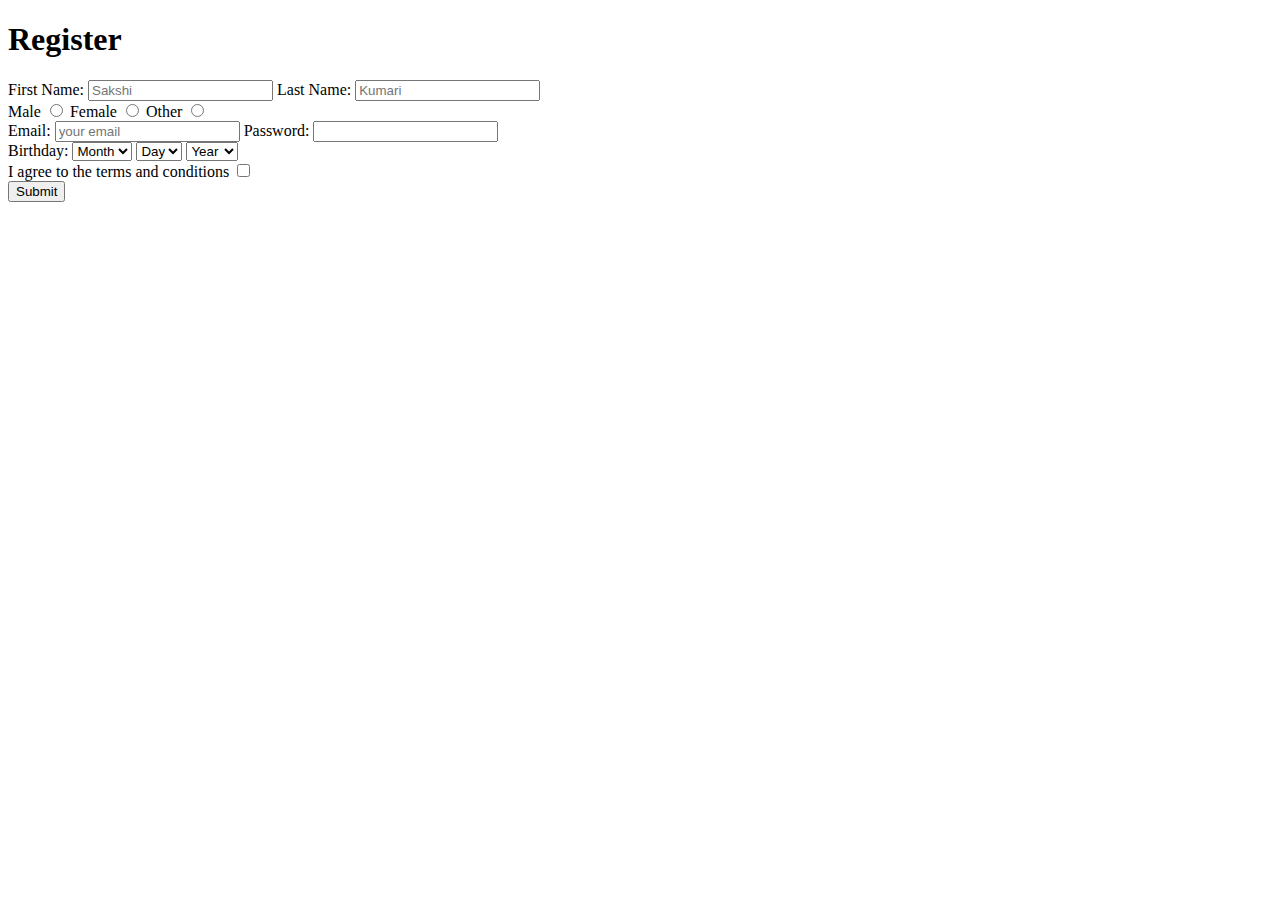
<file: Section4/registrationForm.html>
<!DOCTYPE html>
<html>
<head>
    <title>Register</title>
</head>
<body>
    <h1>Register</h1>
    <form>
        <label for="first">First Name:</label>
        <input name="first" id="first" type="text" placeholder="Sakshi" required>
        <label for="last">Last Name:</label>
        <input name="last" id="last" type="text" placeholder="Kumari" required>
        <div>
            <label for="male">Male</label>
            <input id="male" name="gender" type="radio" value="male">
            <label for="female">Female</label>
            <input id="male" name="gender" type="radio" value="female">
            <label for="other">Other</label>
            <input id="other" name="gender" type="radio" value="other">
        </div>

        <div>
            <label for="email">Email:
            <input name="email" type="email"placeholder="your email" required>
            </label>

            <label for="password">Password:
            <input name="password" type="password" pattern=".{5,10}" required title="Password must be in 5 and 10 character">
            </label>
        </div>

        <div>
            <label>
                Birthday:
                <select name="month">
                    <option>Month</option>
                    <option>Jan</option>
                    <option>Feb</option>
                    <option>Mar</option>
                    <option>Apr</option>
                </select>

                <select name="day">
                    <option>Day</option>
                    <option>1</option>
                    <option>2</option>
                    <option>3</option>
                    <option>4</option>
                </select>

                <select name="year">
                    <option>Year</option>
                    <option>1996</option>
                    <option>1997</option>
                    <option>1998</option>
                    <option>1999</option>
                </select>
            </label>
        </div>

        <div>
            <label for="agreed">I agree to the terms and conditions</label>
            <input id="agreed" name="agreed" type="checkbox">
        </div>

        <input type="submit">
    </form>
    
</body>
</html>
</file>
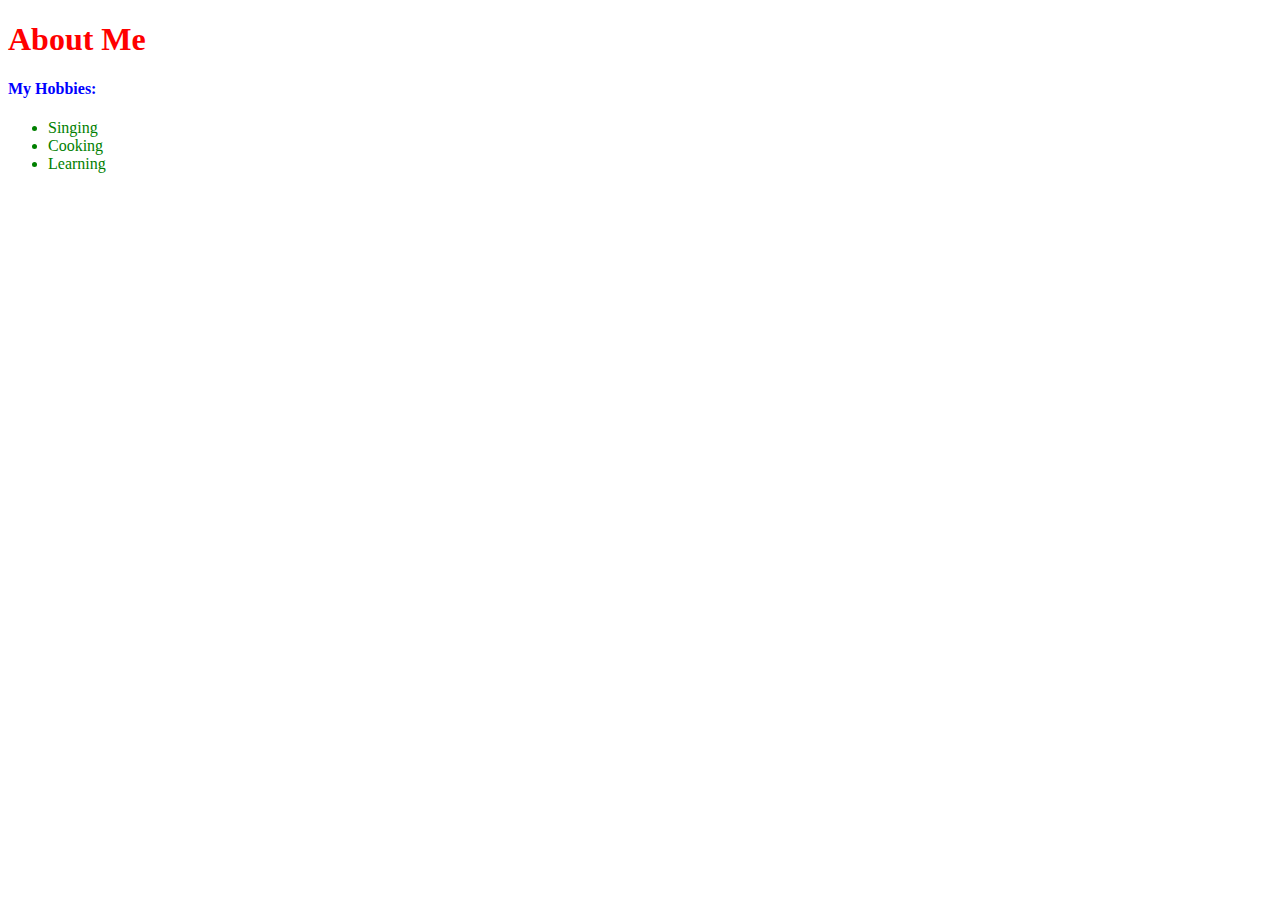
<file: Section5/myProfile.html>
<!DOCTYPE html>
<html>
    <head>
    <title>My Profile</title>

    <link rel="stylesheet" type="text/css" href="profile.css">
</head>
<body>
    <h1>About Me</h1>
    <h4>My Hobbies:</h4>
    <ul>
        <li>Singing</li>
        <li>Cooking</li>
        <li>Learning</li>
    </ul>
</body>
</html>
</body></html>
</file>
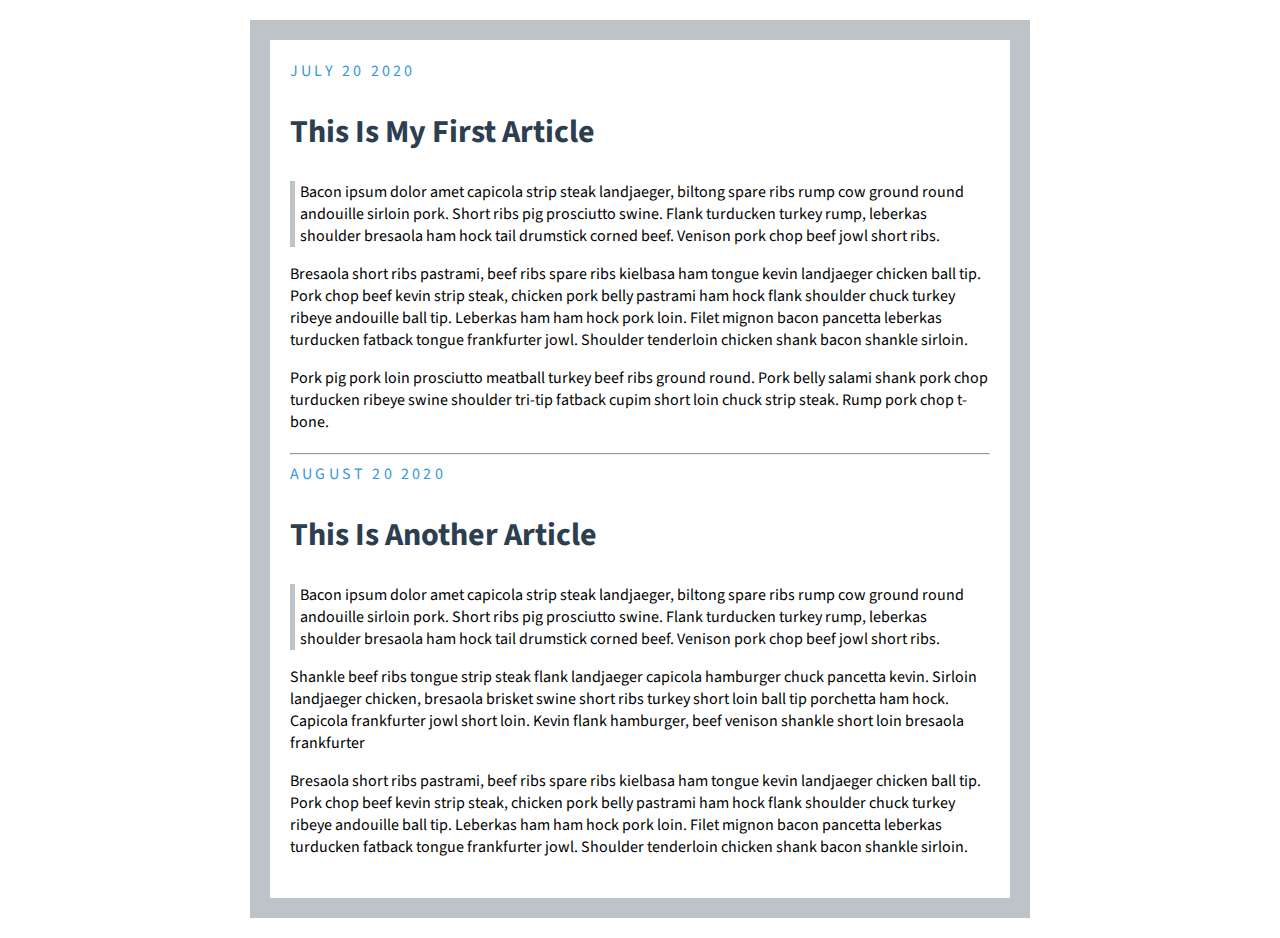
<file: Section6/Blog.html>
<!DOCTYPE html>
<html>
<head>
    <title>Blog</title>
    <link rel="stylesheet" type="text/css" href="blog.css">
    <link href="https://fonts.googleapis.com/css2?family=Source+Sans+Pro:wght@400;700&display=swap" rel="stylesheet" type="text/css">
</head>
<body>
    <div class="post">
        <div class="date">July 20 2020</div>

    <h2>This Is My First Article</h2>

    <p class="quote">Bacon ipsum dolor amet capicola strip steak landjaeger, biltong spare ribs rump cow ground round andouille sirloin pork. Short ribs pig prosciutto swine. Flank turducken turkey rump, leberkas shoulder bresaola ham hock tail drumstick corned beef. Venison pork chop beef jowl short ribs.</p>

    <p>Bresaola short ribs pastrami, beef ribs spare ribs kielbasa ham tongue kevin landjaeger chicken ball tip. Pork chop beef kevin strip steak, chicken pork belly pastrami ham hock flank shoulder chuck turkey ribeye andouille ball tip. Leberkas ham ham hock pork loin. Filet mignon bacon pancetta leberkas turducken fatback tongue frankfurter jowl. Shoulder tenderloin chicken shank bacon shankle sirloin.</p>
    
    <p>Pork pig pork loin prosciutto meatball turkey beef ribs ground round. Pork belly salami shank pork chop turducken ribeye swine shoulder tri-tip fatback cupim short loin chuck strip steak. Rump pork chop t-bone.</p>
    
    </div>
    
    <hr>

    <div class="post">
        <div class="date">August 20 2020</div>

    <h2>This Is Another Article</h2>    

    <p class="quote">Bacon ipsum dolor amet capicola strip steak landjaeger, biltong spare ribs rump cow ground round andouille sirloin pork. Short ribs pig prosciutto swine. Flank turducken turkey rump, leberkas shoulder bresaola ham hock tail drumstick corned beef. Venison pork chop beef jowl short ribs.</p>

    <p>Shankle beef ribs tongue strip steak flank landjaeger capicola hamburger chuck pancetta kevin. Sirloin landjaeger chicken, bresaola brisket swine short ribs turkey short loin ball tip porchetta ham hock. Capicola frankfurter jowl short loin. Kevin flank hamburger, beef venison shankle short loin bresaola frankfurter</p>

    <p>Bresaola short ribs pastrami, beef ribs spare ribs kielbasa ham tongue kevin landjaeger chicken ball tip. Pork chop beef kevin strip steak, chicken pork belly pastrami ham hock flank shoulder chuck turkey ribeye andouille ball tip. Leberkas ham ham hock pork loin. Filet mignon bacon pancetta leberkas turducken fatback tongue frankfurter jowl. Shoulder tenderloin chicken shank bacon shankle sirloin.</p>

    </div>
</body>
</html>
</file>
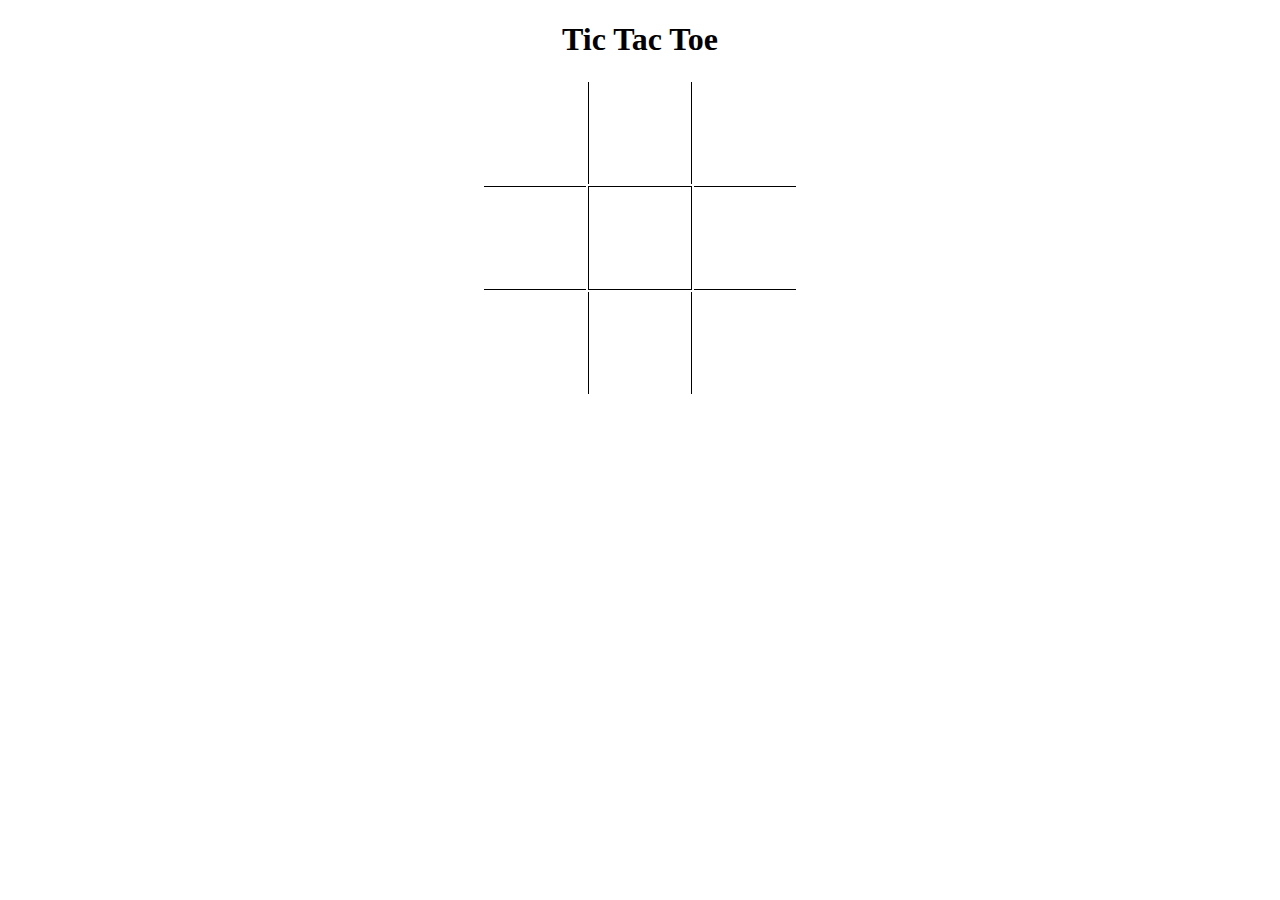
<file: Section6/board.html>
<!DOCTYPE html>
<html>
<head>
    <title>TTT Board</title>
    <style type="text/css">

    h1 {
        text-align: center;
    }

    table {
        margin: auto;
    }

    td {
        width: 100px;
        height: 100px;
    }

    .vertical {
        border-left: 1px solid black;
        border-right: 1px solid black;
    }

    .horizontal {
        border-top: 1px solid black;
        border-bottom: 1px solid black;
    }

    </style>
</head>
<body>

    <h1>Tic Tac Toe</h1>

<table>
    <tr>
        <td></td>
        <td class="vertical"></td>
        <td></td>
    </tr>

    <tr>
        <td class="horizontal"></td>
        <td class="vertical horizontal"></td>
        <td class="horizontal"></td>
    </tr>

    <tr>
        <td></td>
        <td class="vertical"></td>
        <td></td>
    </tr>


</table>
</body>
</html>
</file>
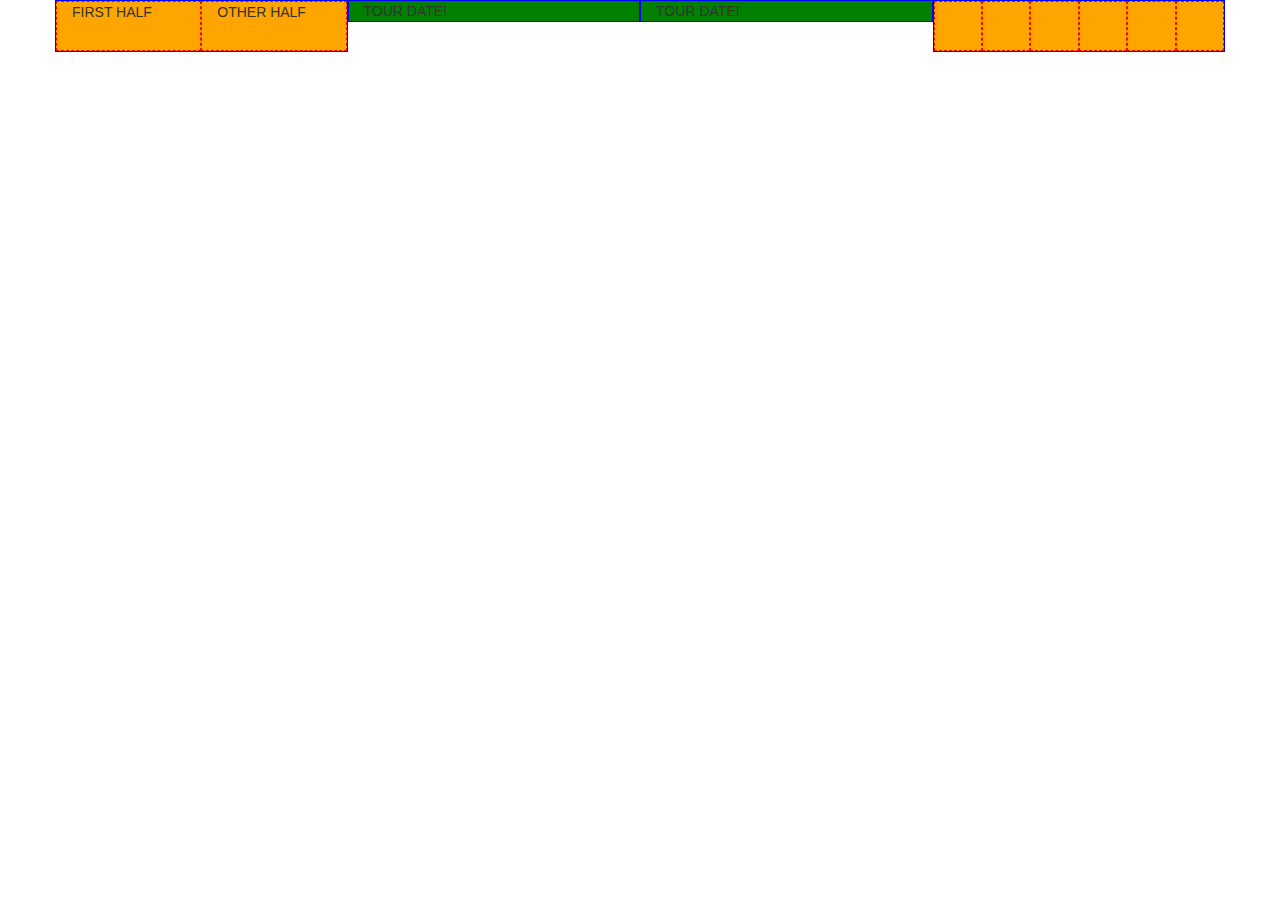
<file: Section7/bootstrapGrid.html>
<!DOCTYPE html>
<html>
<head>
    <title>Bootstrap Grid</title>
    <link rel="stylesheet" type="text/css" href="https://maxcdn.bootstrapcdn.com/bootstrap/3.3.5/css/bootstrap.min.css">

    <style class="text/css">
    .green {
        background: green;
        border: 1px solid blue;
    }
    .orange {
        background: orange;
        border: 1px dashed red;
        height: 50px;
    }
    </style>

</head>
<body>

    <div class="container">
    <!--    <div class="row">
            <div class="col-lg-1 col-md-2 green">COL LG 1</div>
            <div class="col-lg-1 col-md-2 green">COL LG 1</div>
            <div class="col-lg-1 col-md-2 green">COL LG 1</div>
            <div class="col-lg-1 col-md-2 green">COL LG 1</div>
            <div class="col-lg-1 col-md-2 green">COL LG 1</div>
            <div class="col-lg-1 col-md-2 green">COL LG 1</div>
            <div class="col-lg-1 col-md-2 green">COL LG 1</div>
            <div class="col-lg-1 col-md-2 green">COL LG 1</div>
            <div class="col-lg-1 col-md-2 green">COL LG 1</div>
            <div class="col-lg-1 col-md-2 green">COL LG 1</div>
            <div class="col-lg-1 col-md-2 green">COL LG 1</div>
            <div class="col-lg-1 col-md-2 green">COL LG 2</div> 
        </div> -->

        <div class="row">

          <div class="col-md-3 col-sm-6 green">
            <div class="row">
                <div class="col-lg-6 orange">FIRST HALF</div>
                <div class="col-lg-6 orange">OTHER HALF</div>
            </div>

          </div>
          
            <div class="col-md-3 col-sm-6 green">TOUR DATE!</div>
            <div class="col-md-3 col-sm-6 green">TOUR DATE!</div>
            <div class="col-md-3 col-sm-6 green">
                <div class="row">
                    <div class="col-lg-2 orange"></div>
                    <div class="col-lg-2 orange"></div>
                    <div class="col-lg-2 orange"></div>
                    <div class="col-lg-2 orange"></div>
                    <div class="col-lg-2 orange"></div>
                    <div class="col-lg-2 orange"></div>
                </div>
            </div>
        </div>
    </div>
    
</body>
</html>
</file>
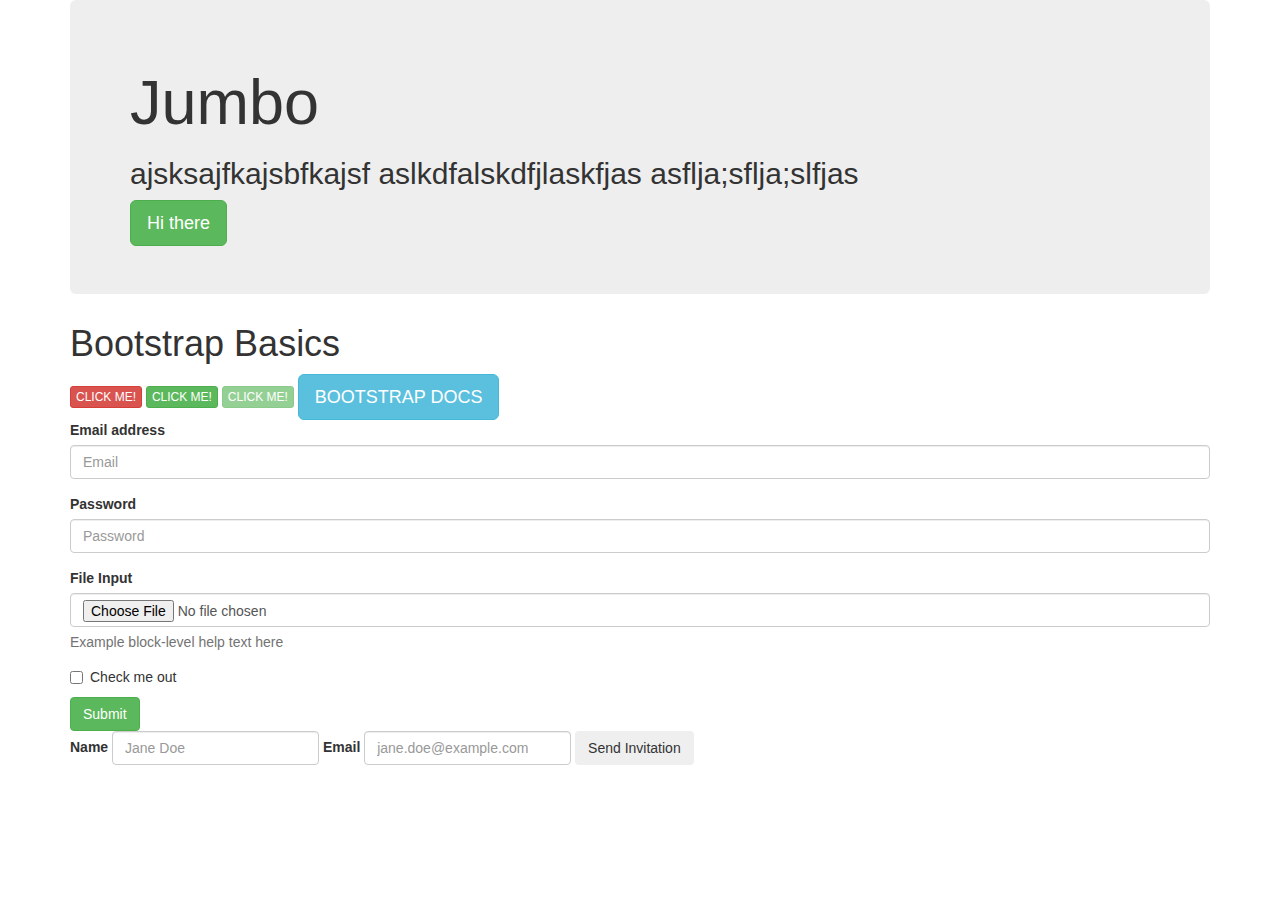
<file: Section7/sample.html>
<!DOCTYPE html>
<html>
<head>
    <title>Bootstrap Basics</title>
    <link rel="stylesheet" href="https://maxcdn.bootstrapcdn.com/bootstrap/3.3.5/css/bootstrap.min.css">

<body>
    <div class="container">
        <div class="jumbotron">
            <h1>Jumbo</h1>
            <h2>ajsksajfkajsbfkajsf aslkdfalskdfjlaskfjas asflja;sflja;slfjas</h2>
            <button class="btn btn-success btn-lg">Hi there</button>
        </div>
        
        <h1>Bootstrap Basics</h1>
        <button class="btn btn-danger btn-xs">CLICK ME!</button>
        <button class="btn btn-success btn-xs">CLICK ME!</button>
        <button class="btn btn-success btn-xs" disabled>CLICK ME!</button> 
        <a href="https://www.getbootstrap.com" class="btn btn-info btn-lg">BOOTSTRAP DOCS</a>

        <form>
            <div class="form-group">
                <label>Email address</label>
                <input type="text" class="form-control" placeholder="Email">
            </div>

            <div class="form-group">
                <label>Password</label>
                <input type="password" class="form-control" placeholder="Password">
            </div>

            <div class="form-group">
                <label>File Input</label>
                <input type="file" class="form-control">
                <p class="help-block">Example block-level help text here</p>
            </div>

            <div class="checkbox">
                <label for="">
                    <input type="checkbox"> Check me out
                </label>
            </div>
            
            <button class="btn btn-success" type="submit">Submit</button>
        </form>
        
        <form class="form-inline"> 
            <div class="form-group">
                <label>Name</label>
                <input type="text" class="form-control" placeholder="Jane Doe">
            </div>

            <div class="form-group">
                <label>Email</label>
                <input type="text" class="form-control" placeholder="jane.doe@example.com">
            </div>
            <button class="btn btn-outline-primary">Send Invitation</button>
        </form>
    </div>

</body>
</html>
</file>
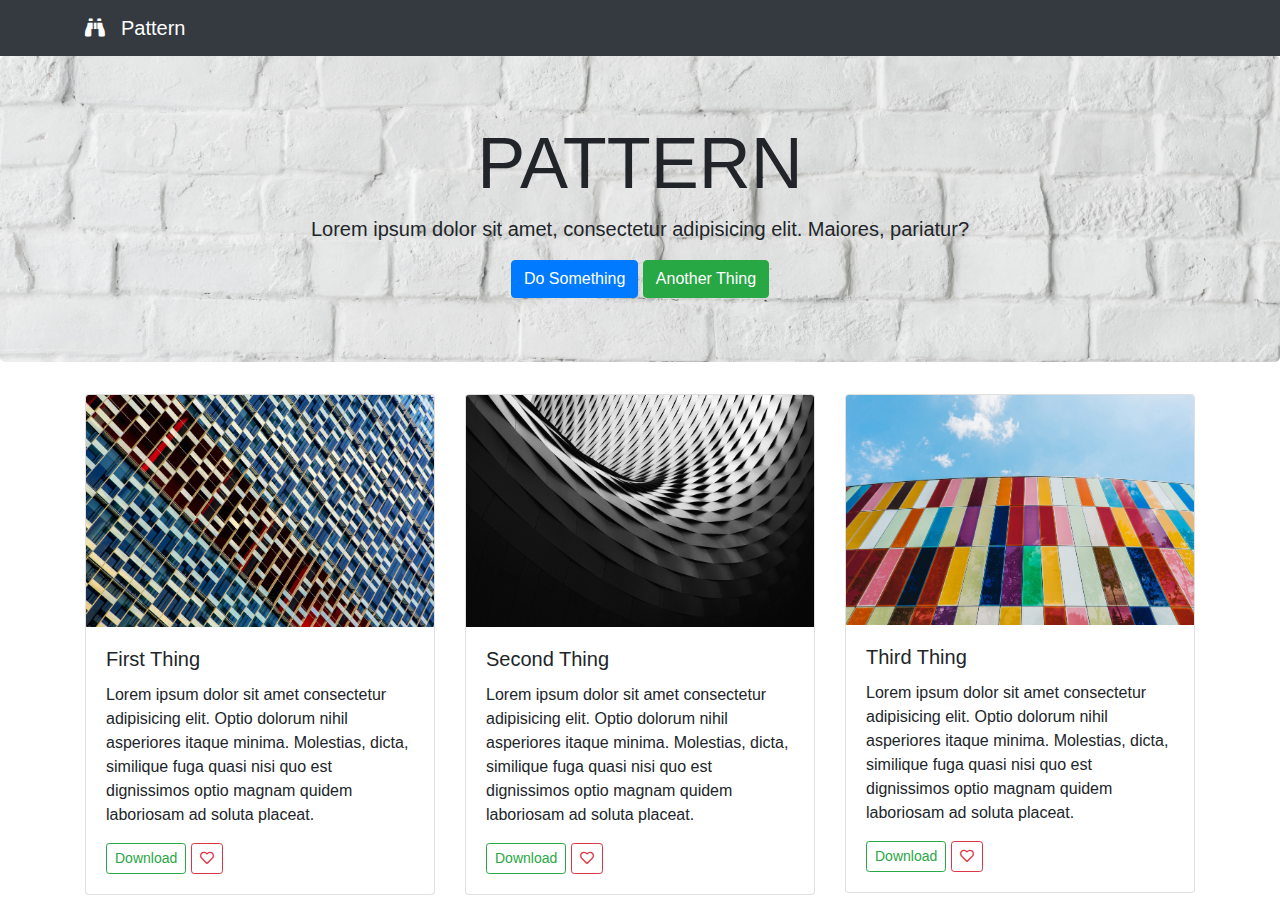
<file: Section9/pattern.html>
<!DOCTYPE html>
<html>
<head>
    <link rel="stylesheet" href="https://stackpath.bootstrapcdn.com/bootstrap/4.1.3/css/bootstrap.min.css" crossorigin="anonymous">
    <link rel="stylesheet" type="text/css" href="https://use.fontawesome.com/releases/v5.4.1/css/all.css">

    <style>
        #header {
            background: url("imgs/header.jpeg") center center / cover no-repeat; 
        }
    </style>

    <title>Pattern</title>
</head>
<body>
    <nav class="navbar bg-dark navbar-dark">
        <div class="container">
            <a href="" class="navbar-brand"><i class="fa fa-binoculars mr-3"></i>Pattern</a>
        </div>
    </nav>
     <section id="header" class="jumbotron text-center">
         <h1 class="display-3">PATTERN</h1>
         <p class="lead">Lorem ipsum dolor sit amet, consectetur adipisicing elit. Maiores, pariatur?</p>
         <a href="" class="btn btn-primary">Do Something</a>
         <a href="" class="btn btn-success">Another Thing</a>
     </section>

     <section id="gallery">
         <div class="container">
             <div class="row">
                 <div class="col-lg-4 mb-4">
                    <div class="card">
                        <img class="card-img-top" src="imgs/pattern1.jpeg" alt="">
                        <div class="card-body">
                            <h5 class="card-title">First Thing</h5>
                            <p class="card-text">Lorem ipsum dolor sit amet consectetur adipisicing elit. Optio dolorum nihil asperiores itaque minima. Molestias, dicta, similique fuga quasi nisi quo est dignissimos optio magnam quidem laboriosam ad soluta placeat.</p>
                            <a href="" class="btn btn-outline-success btn-sm">Download</a>
                            <a href="" class="btn btn-outline-danger btn-sm"><i class="far fa-heart"></i></a>
                        </div>
                    </div>
                 </div>
                 <div class="col-lg-4 mb-4">
                    <div class="card">
                        <img class="card-img-top" src="imgs/pattern2.jpeg" alt="">
                        <div class="card-body">
                            <h5 class="card-title">Second Thing</h5>
                            <p class="card-text">Lorem ipsum dolor sit amet consectetur adipisicing elit. Optio dolorum nihil asperiores itaque minima. Molestias, dicta, similique fuga quasi nisi quo est dignissimos optio magnam quidem laboriosam ad soluta placeat.</p>
                            <a href="" class="btn btn-outline-success btn-sm">Download</a>
                            <a href="" class="btn btn-outline-danger btn-sm"><i class="far fa-heart"></i></a>
                        </div>
                    </div>
                 </div>
                 <div class="col-lg-4 mb-4">
                    <div class="card">
                        <img class="card-img-top" src="imgs/pattern3.jpeg" alt="">
                        <div class="card-body">
                            <h5 class="card-title">Third Thing</h5>
                            <p class="card-text">Lorem ipsum dolor sit amet consectetur adipisicing elit. Optio dolorum nihil asperiores itaque minima. Molestias, dicta, similique fuga quasi nisi quo est dignissimos optio magnam quidem laboriosam ad soluta placeat.</p>
                            <a href="" class="btn btn-outline-success btn-sm">Download</a>
                            <a href="" class="btn btn-outline-danger btn-sm"><i class="far fa-heart"></i></a>
                        </div>
                    </div>
                 </div>
             </div>
         </div>
     </section>
    

<!-- JS, Popper.js, and jQuery -->
<script src="https://code.jquery.com/jquery-3.5.1.slim.min.js" crossorigin="anonymous"></script>
<script src="https://cdnjs.cloudflare.com/ajax/libs/jquery/3.5.1/jquery.min.js" crossorigin="anonymous"></script>
<script src="https://stackpath.bootstrapcdn.com/bootstrap/4.5.2/js/bootstrap.min.js" crossorigin="anonymous"></script>
    
</body>
</html>
</file>
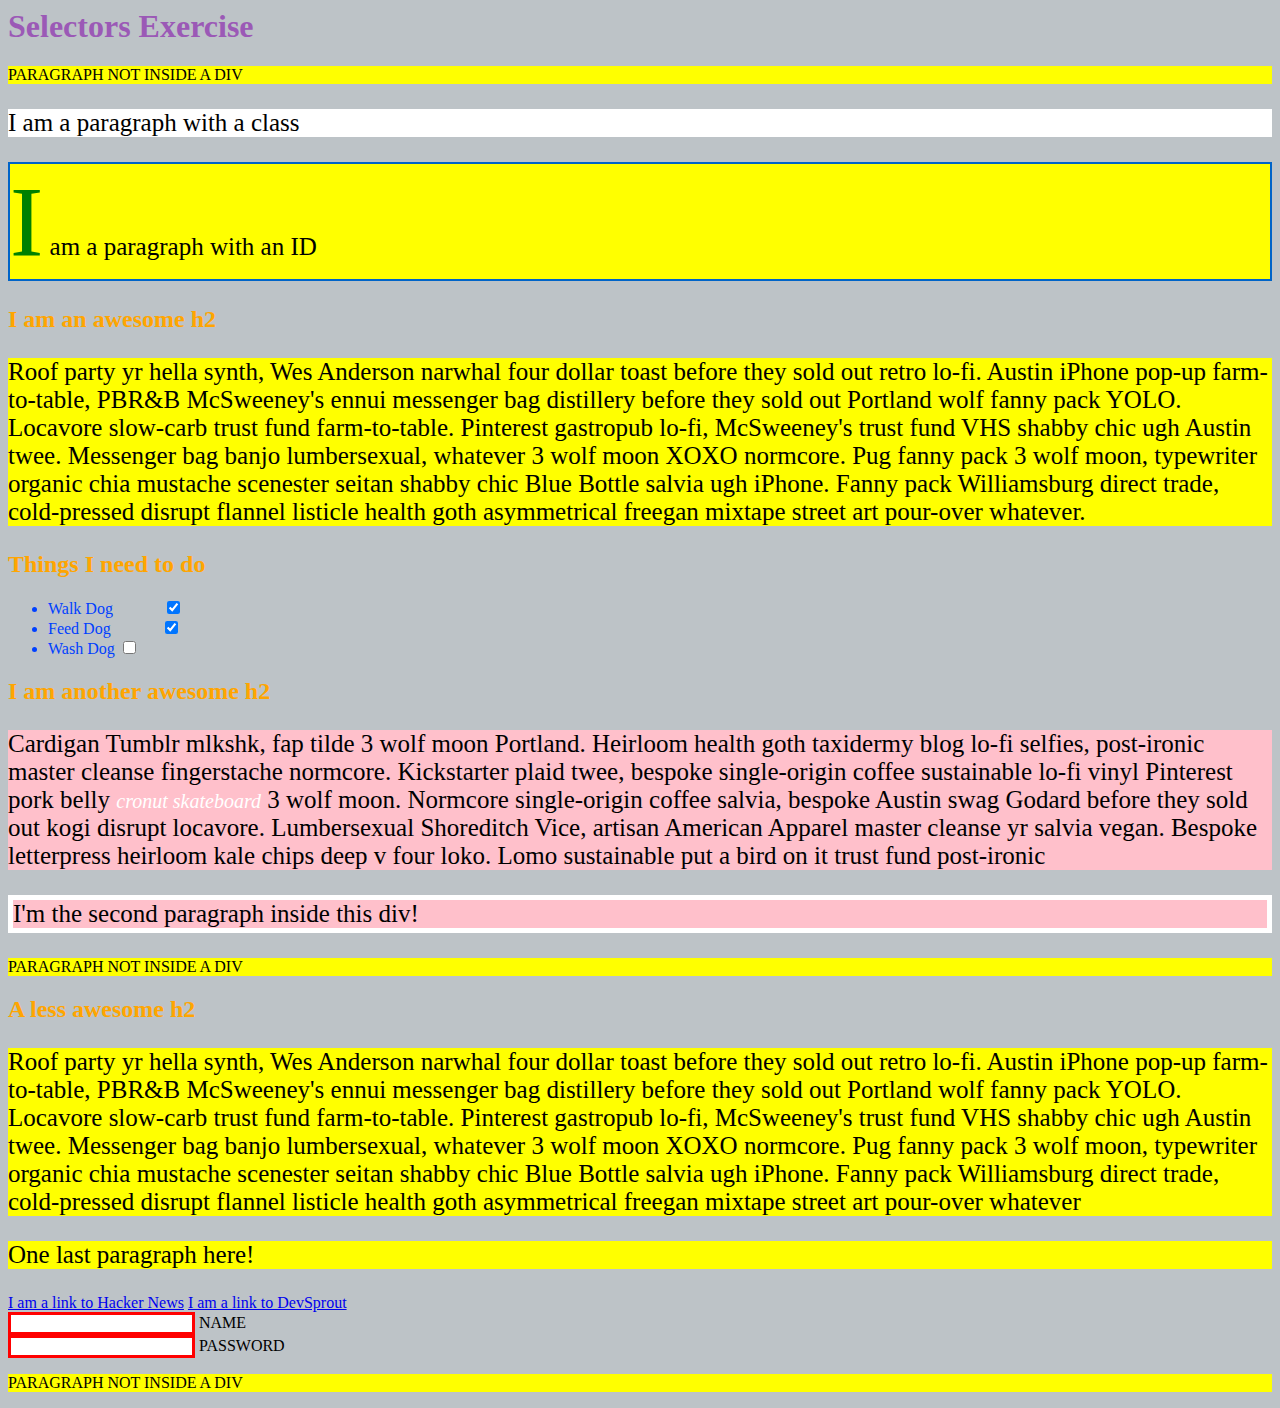
<file: Section5/09_Selector_Exercise_Starter/selectorsExercise.html>
<html>
<head>
  <meta charset="UTF-8">
  <title>Selectors Exercise</title>
  <link rel="stylesheet" type="text/css" href="selectors.css">
</head>
<body>
  <h1>Selectors Exercise</h1>

<p>PARAGRAPH NOT INSIDE A DIV</p>

<div>
  <p class="hello">I am a paragraph with a class</p>
  <p id="special">I am a paragraph with an ID</p>

  <h2>I am an awesome h2</h2>
  
  
  <p>Roof party yr hella synth, Wes Anderson narwhal four dollar toast before they sold out retro lo-fi. Austin iPhone pop-up farm-to-table, PBR&B McSweeney's ennui messenger bag distillery before they sold out Portland wolf fanny pack YOLO. Locavore slow-carb trust fund farm-to-table. Pinterest gastropub lo-fi, McSweeney's trust fund VHS shabby chic ugh Austin twee. Messenger bag banjo lumbersexual, whatever 3 wolf moon XOXO normcore. Pug fanny pack 3 wolf moon, typewriter organic chia mustache scenester seitan shabby chic Blue Bottle salvia ugh iPhone. Fanny pack Williamsburg direct trade, cold-pressed disrupt flannel listicle health goth asymmetrical freegan mixtape street art pour-over whatever.</p>

</div>

<div>
  <h2>Things I need to do</h2>

  <ul>
    <li>Walk Dog <input type="checkbox" checked> </li>
    <li>Feed Dog <input type="checkbox" checked> </li>
    <li>Wash Dog <input type="checkbox"></li>
  </ul>
</div>

<div>
  <h2>I am another awesome h2</h2>

  <p>Cardigan Tumblr mlkshk, fap tilde 3 wolf moon Portland. Heirloom health goth taxidermy blog lo-fi selfies, post-ironic master cleanse fingerstache normcore. Kickstarter plaid twee, bespoke single-origin coffee sustainable lo-fi vinyl Pinterest pork belly <em>cronut skateboard</em> 3 wolf moon. Normcore single-origin coffee salvia, bespoke Austin swag Godard before they sold out kogi disrupt locavore. Lumbersexual Shoreditch Vice, artisan American Apparel master cleanse yr salvia vegan. Bespoke letterpress heirloom kale chips deep v four loko. Lomo sustainable put a bird on it trust fund post-ironic</p>

  <p>I'm the second paragraph inside this div!</p>
</div>

<p>PARAGRAPH NOT INSIDE A DIV</p>


<div>
  <h2>A less awesome h2</h2>

  <p>Roof party yr hella synth, Wes Anderson narwhal four dollar toast before they sold out retro lo-fi. Austin iPhone pop-up farm-to-table, PBR&B McSweeney's ennui messenger bag distillery before they sold out Portland wolf fanny pack YOLO. Locavore slow-carb trust fund farm-to-table. Pinterest gastropub lo-fi, McSweeney's trust fund VHS shabby chic ugh Austin twee. Messenger bag banjo lumbersexual, whatever 3 wolf moon XOXO normcore. Pug fanny pack 3 wolf moon, typewriter organic chia mustache scenester seitan shabby chic Blue Bottle salvia ugh iPhone. Fanny pack Williamsburg direct trade, cold-pressed disrupt flannel listicle health goth asymmetrical freegan mixtape street art pour-over whatever</p>

  <p>One last paragraph here!</p>

  <a href="https://news.ycombinator.com/">I am a link to Hacker News</a>
  <a href="https://www.devsprout.io">I am a link to DevSprout</a>
  <br>

  <input type="text" name="name" /><label> Name</label><br/>
  <input type="password" name="password" /><label> Password</label><br/>

</div>

<p>PARAGRAPH NOT INSIDE A DIV</p>

</body>
</html>
</file>
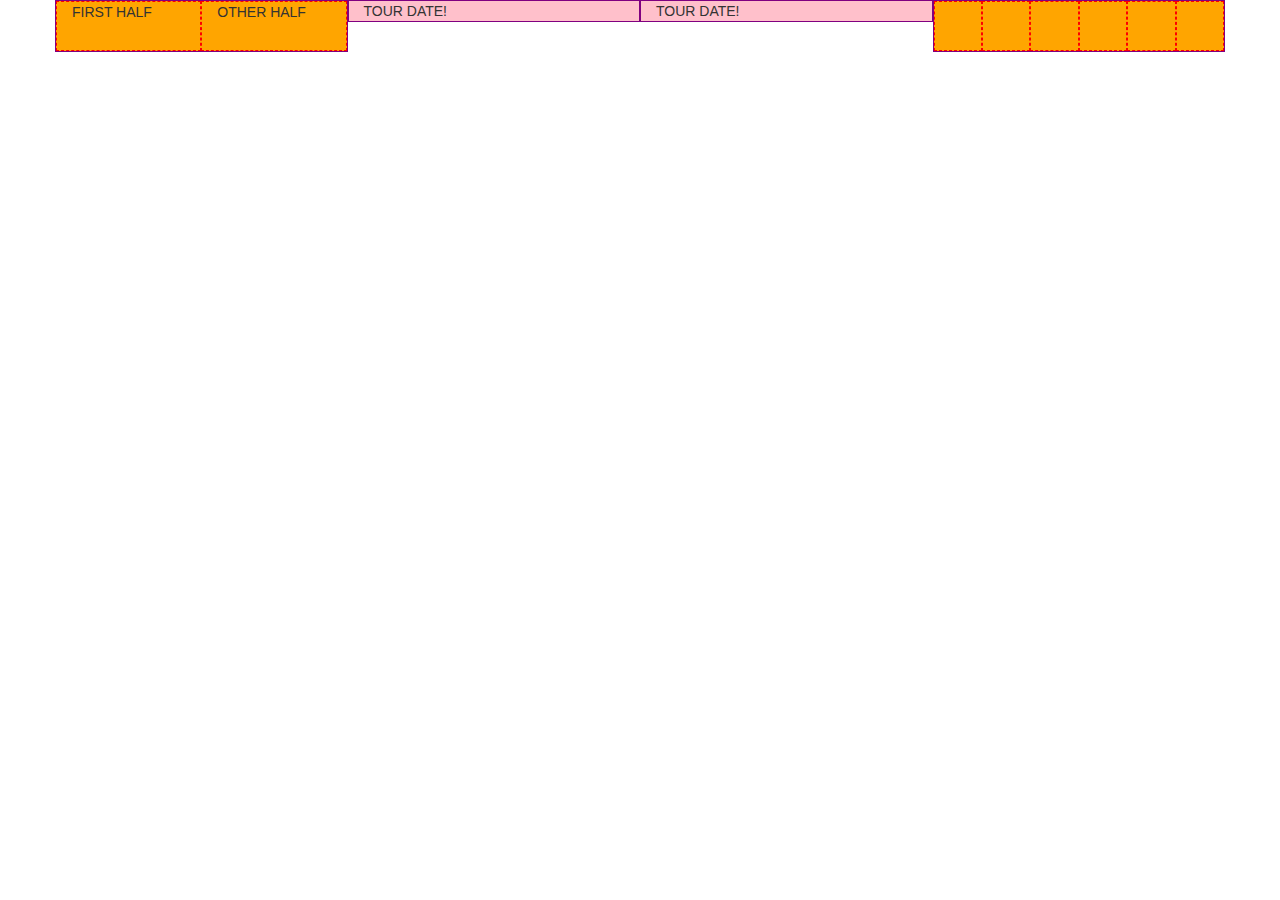
<file: Section7/06_Grid/grid.html>
<!DOCTYPE html>
<html>
<head>
	<title>Bootstrap Grid System</title>
	<link rel="stylesheet" type="text/css" href="https://maxcdn.bootstrapcdn.com/bootstrap/3.3.5/css/bootstrap.min.css">

  <style type="text/css">
  .pink {
    background: pink;
    border: 1px solid purple;
  }
  .orange {
    background: orange;
    border: 1px dashed red;
    height: 50px;
  }
  </style>

</head>
<body>

<!-- =====================================-->
<!--             OBJECTIVES               -->
<!-- 1. Understand Purpose of Grid System -->
<!-- 2. Understand the 4 different sizes  -->
<!-- 3. Write Nested Grids                -->
<!-- ==================================== -->

<div class="container">
<!--   <div class="row">
    <div class="col-lg-1 col-md-2 pink">COL LG 1</div>
    <div class="col-lg-1 col-md-2 pink">COL LG 1</div>
    <div class="col-lg-1 col-md-2 pink">COL LG 1</div>
    <div class="col-lg-1 col-md-2 pink">COL LG 1</div>
    <div class="col-lg-1 col-md-2 pink">COL LG 1</div>
    <div class="col-lg-1 col-md-2 pink">COL LG 1</div>
    <div class="col-lg-1 col-md-2 pink">COL LG 1</div>
    <div class="col-lg-1 col-md-2 pink">COL LG 1</div>
    <div class="col-lg-1 col-md-2 pink">COL LG 1</div>
    <div class="col-lg-1 col-md-2 pink">COL LG 1</div>
    <div class="col-lg-1 col-md-2 pink">COL LG 1</div>
    <div class="col-lg-1 col-md-2 pink">COL LG 1</div>
  </div> -->
  <div class="row">
    <div class="col-md-3 col-sm-6 pink">
      <div class="row">
        <div class="col-lg-6 orange">FIRST HALF</div>
        <div class="col-lg-6 orange">OTHER HALF</div>
      </div>
    </div>
    <div class="col-md-3 col-sm-6 pink">TOUR DATE!</div>
    <div class="col-md-3 col-sm-6 pink">TOUR DATE!</div>
    <div class="col-md-3 col-sm-6 pink">
      <div class="row">
        <div class="col-lg-2 orange"></div>
        <div class="col-lg-2 orange"></div>
        <div class="col-lg-2 orange"></div>
        <div class="col-lg-2 orange"></div>
        <div class="col-lg-2 orange"></div>
        <div class="col-lg-2 orange"></div>
      </div>
    </div>
  </div>
</div>
</body>
</html>
</file>
<file: Section5/profile.css>
h1 {
color: red;
}
h4 {
    color: blue;
}
li {
    color: green;
}
</file>
<file: Section6/blog.css>
body {
    border: 20px solid #bdc3c7;
    padding: 20px;
    max-width: 700px;
    width: 80%;
    margin: 20px auto;
    font-family: Source Sans Pro;
}

.quote {
    border-left: 5px solid #bdc3c7;
    padding-left: 5px;
}

.date {
    color: #3498db;
    text-transform: uppercase;
    letter-spacing: 0.2rem;
}

.post {
    margin-bottom: 20px;
}

h2 {
    color: #2c3e50;
    font-size: 2.0rem;
}
</file>
<file: Section5/09_Selector_Exercise_Starter/selectors.css>
/* Give the <body> element a background of #bdc3c7*/

body {
    background-color:  #bdc3c7;
}

/* Make the <h1> element #9b59b6*/

h1 {
    color:  #9b59b6;
}

/* Make all <h2> elements orange */

h2 {
    color: orange;
}

/* Make all <li> elements blue(pick your own hexadecimal blue)*/ 

li {
    color: #0040ff;
}

/*Change the background on every paragraph to be yellow*/

p {
    background-color: yellow;
}

/*Make all inputs have a 3px red border*/

input {
    border: 3px solid red;
}

/* Give everything with the class 'hello' a white background*/

.hello {
    background: white;
}

/* Give the element with id 'special' a 2px solid blue border(pick your own rgb blue)*/

#special {
    border: 2px solid rgb(0,100,200);
}

/*Make all the <p>'s that are nested inside of divs 25px font(font-size: 25px)*/

div p {
     font-size: 25px;
}

/*Make only inputs with type 'text' have a gray background*/

input [type="text"] {
    background-color: gray;
}

/* Give both <p>'s inside the 3rd <div> a pink background*/

div:nth-of-type(3) p {
background-color: pink;
}

/* Give the 2nd <p> inside the 3rd <div> a 5px white border*/

div:nth-of-type(3) p:nth-of-type(2) {
    border: 5px solid white ;
}

/* Make the <em> in the 3rd <div> element white and 20px font(font-size:20px)*/

div:nth-of-type(3) em {
    color: white;
    font-size: 20px;
}

/*BONUS CHALLENGES*/
/*You may need to research some other selectors and properties*/

/*Make all "checked" checkboxes have a left margin of 50px(margin-left: 50px)*/

input:checked {
    margin-left: 50px;
}

/* Make the <label> elements all UPPERCASE without changing the HTML(definitely look this one up*/

label {
    text-transform: uppercase;
}

/*Make the first letter of the element with id 'special' green and 100px font size(font-size: 100)*/

#special::first-letter {
    color: green;
    font-size: 100px;
}

/*Make the <h1> element's color change to blue when hovered over */

h1:hover {
    color: blue;
}

/*Make the <a> element's that have been visited gray */

a:visited {
    color: gray;
}
</file>
